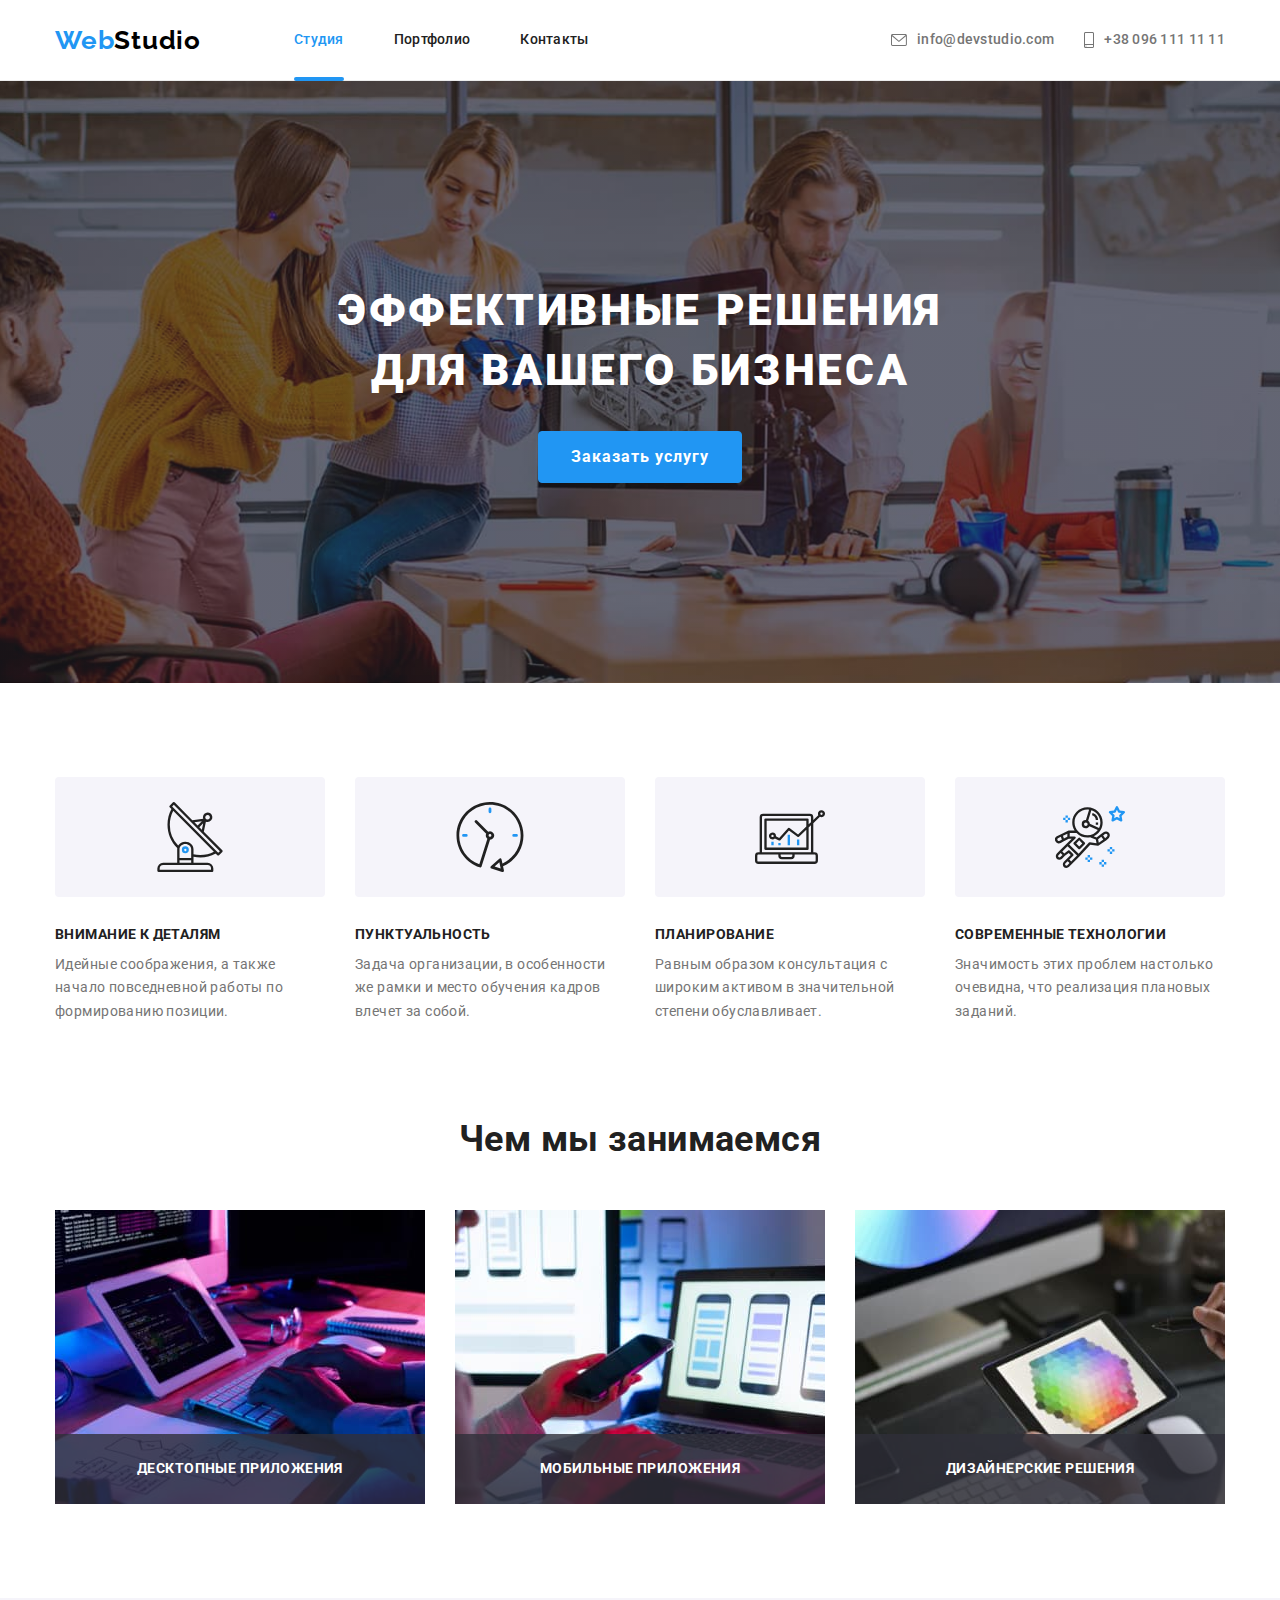
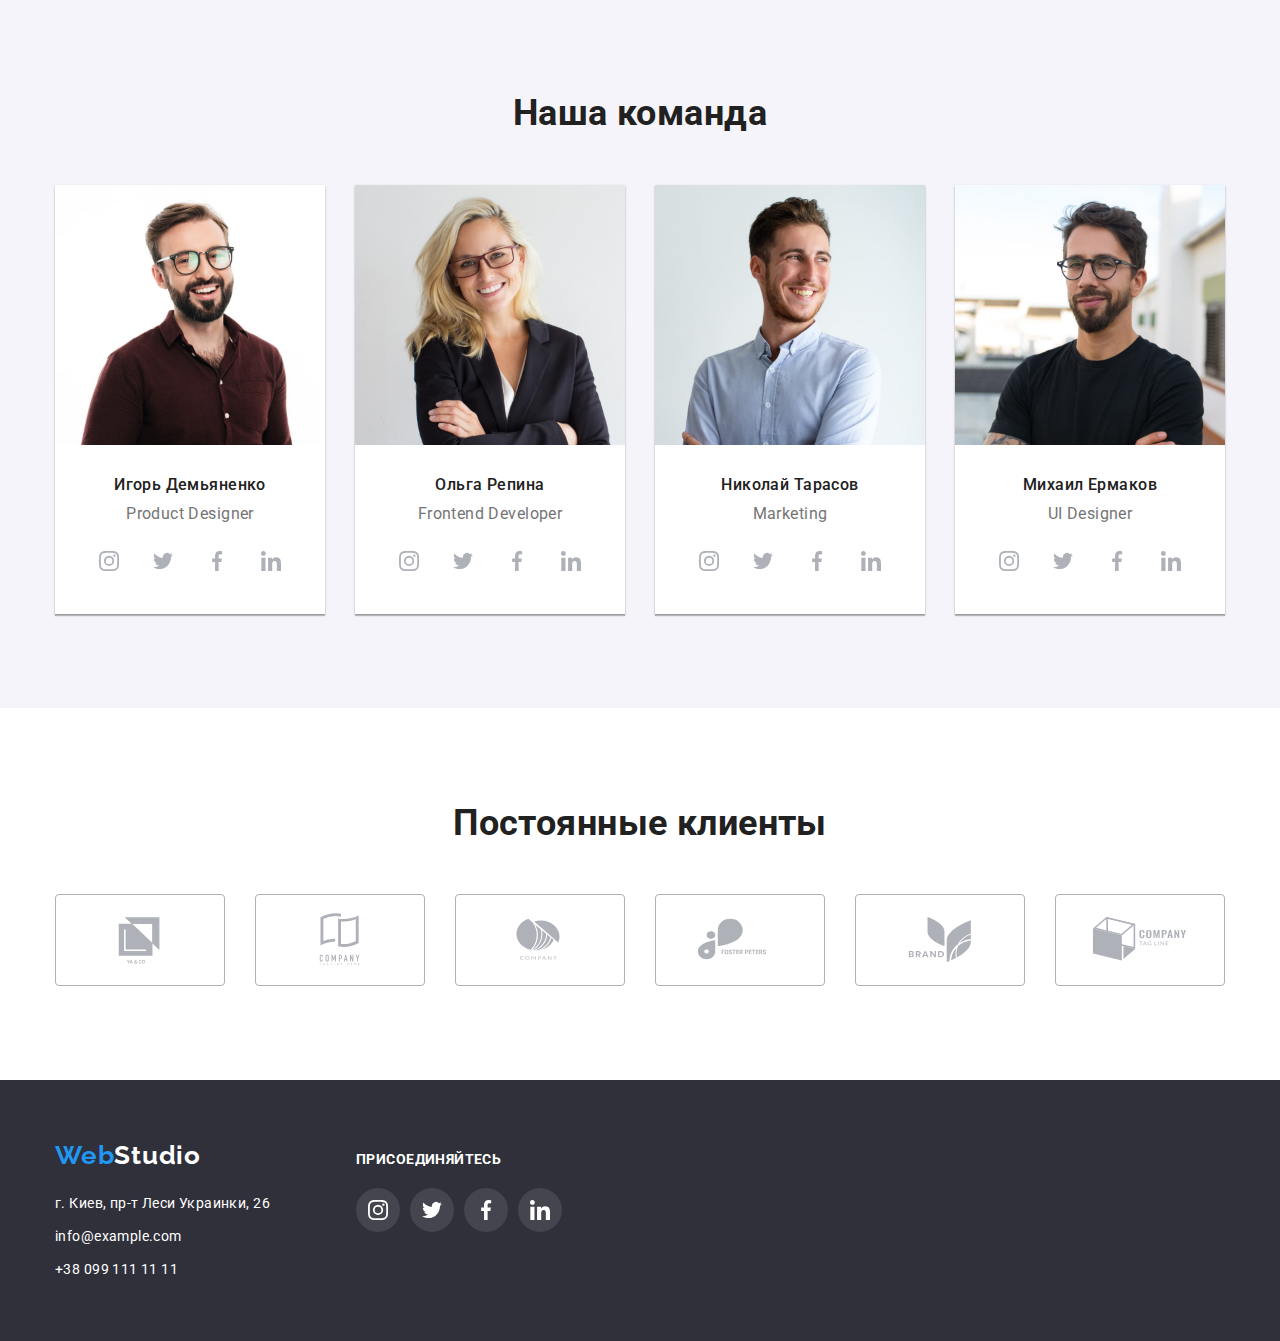
<file: index.html>
<!DOCTYPE html>
<html lang="ru">
<head>
    <meta charset="UTF-8">
    <meta http-equiv="X-UA-Compatible" content="IE=edge">
    <meta name="viewport" content="width=device-width, initial-scale=1.0">
    <title>Document</title>
    <link rel="preconnect" href="https://fonts.googleapis.com">
    <link rel="preconnect" href="https://fonts.gstatic.com" crossorigin>
    <link href="https://fonts.googleapis.com/css2?family=Raleway:wght@700&family=Roboto:wght@400;500;700;900&display=swap" rel="stylesheet">
    
    <link rel="stylesheet" href="https://cdnjs.cloudflare.com/ajax/libs/modern-normalize/1.1.0/modern-normalize.min.css">

    <link rel="stylesheet" href="css/styles.css">
</head>
<body>
   <!--Шапка сайта--> 
   <header class="header">
    <div class="container head-page"> 
        <nav class="nav-page">
            <a href="#" target="_blank" class="logo link">Web<span class="logo-header">Studio</span></a>
            <ul class="site-nav list">
                <li class="item "><a href="./index.html" class="link current">Студия</a> </li>  
                <li class="item"><a href="./portfolio.html" class="link">Портфолио</a></li> 
                <li class="item"><a href="#" class="link">Контакты</a></li> 
            </ul>
        </nav> 
        
        <ul class="auth-nav list">
            <li class="item">
                <a href="mailto:info@devstudio.com" class="contact link">
                    <svg class="icon-envelope" width="16px" height="12px">
                        <use href="./images/symbol-defs.svg#icon-envelope"></use>
                    </svg>
                info@devstudio.com
                </a>
            </li>
            <li class="item">
                <a href="tel:+380961111111" class="contact link">
                    <svg class="icon-smartphone" width="10px" height="16px">
                        <use href="./images/symbol-defs.svg#icon-smartphone"></use>
                    </svg>
                +38 096 111 11 11
                </a>
            </li>
        </ul>
    </div>

   </header>

   <main>
       <!--Герой-->
       <section class="hero overlay">
           <div class="container caption">
                <h1 class="hero-title">Эффективные решения для вашего бизнеса</h1>
                <button type="button" class="button" data-modal-open>Заказать услугу</button>
           </div>
        </section>

       <!--Особенности-->
       <section class="section  features">
            <div class="container">
                <h2 class="section-title visually-hidden">features</h2>
                <ul class="list desc">
                    <li class="features-item ">
                        <div class="thumb">
                            <svg class="icon-antenna" width="70px" height="70px">
                                <use href="./images/symbol-defs.svg#icon-antenna" ></use>
                            </svg>
                        </div>
                        <h3 class="section-subtitle">Внимание к деталям</h3> 
                        <p class="content">Идейные соображения, а также начало повседневной работы по формированию позиции.</p>
                    </li>
                    <li class="features-item">
                        <div class="thumb">
                            <svg class="icon-clock" width="70px" height="70px">
                                <use href="./images/symbol-defs.svg#icon-clock" ></use>
                            </svg>
                        </div>
                        <h3 class="section-subtitle">Пунктуальность</h3> 
                        <p class="content">Задача организации, в особенности же рамки и место обучения кадров влечет за собой.</p>
                    </li>
                    <li class="features-item ">
                        <div class="thumb">
                            <svg class="icon-diagram" width="70px" height="70px">
                                <use href="./images/symbol-defs.svg#icon-diagram" ></use>
                            </svg>
                        </div>
                        <h3 class="section-subtitle ">Планирование</h3> 
                        <p class="content">Равным образом консультация с широким активом в значительной степени обуславливает.</p>
                    </li>
                    <li class="features-item ">
                        <div class="thumb">
                            <svg class="icon-astronaut" width="70px" height="70px">
                                <use href="./images/symbol-defs.svg#icon-astronaut" ></use>
                            </svg>
                        </div>
                        <h3 class="section-subtitle">Современные технологии</h3> 
                        <p class="content">Значимость этих проблем настолько очевидна, что реализация плановых заданий.</p>
                    </li>
                </ul>
            </div>
        </section>

       <!--Чем мы занимаемся-->
       <section class="section">
            <div class="container about">
                <h2 class="section-title">Чем мы занимаемся</h2>
                <ul class="list images">
                    <li class="images-item">
                        <div class="img-thumb">
                            <img src="./images/box1.jpg" alt="notebook" width="370">
                            <div class="img-overlay">
                                <p class="image-description">Десктопные приложения</p>
                            </div>
                        </div>
                    </li>
                    <li class="images-item">
                        <div class="img-thumb">
                            <img src="./images/box2.jpg" alt="phone" width="370">
                            <div class="img-overlay">
                                <p class="image-description">Мобильные приложения</p>
                            </div>
                        </div>
                    </li>   
                    <li class="images-item">
                        <div class="img-thumb">
                            <img src="./images/box3.jpg" alt="tablet" width="370">
                            <div class="img-overlay">
                                <p class="image-description">Дизайнерские решения</p>
                            </div>
                        </div>
                    </li>   
                </ul>
            </div>
       </section>

       <!--Наша команда-->
       <section class="section team">
       <div class="container">
           <h2 class="section-title ">Наша команда</h2>
           <ul class="list team">
               <li class="photo"><img src="./images/img.jpg" alt="фото" width="270">
                    <div class="description">
                        <h3 class="name-of-team">Игорь Демьяненко</h3>
                        <p class="profession">Product Designer</p>
                        <ul class="list soc-links">
                            <li class="icon-link">
                                <a href="#" class="soc-link">
                                    <svg class="icon-item" >
                                        <use href="./images/symbol-defs.svg#icon-instagram"></use>
                                    </svg>
                                </a>
                            </li>
                            <li class="icon-link">
                                <a href="#" class="soc-link">
                                     <svg class="icon-item">
                                        <use href="./images/symbol-defs.svg#icon-twitter"></use>
                                    </svg>
                                </a>
                            </li>
                            <li class="icon-link">
                                <a href="#" class="soc-link">
                                    <svg class="icon-item">
                                        <use href="./images/symbol-defs.svg#icon-facebook"></use>
                                    </svg>
                                </a>
                            </li>
                            <li class="icon-link">
                                <a href="#" class="soc-link">
                                    <svg class="icon-item">
                                        <use href="./images/symbol-defs.svg#icon-linkedin"></use>
                                    </svg>
                                </a>
                            </li>
                        </ul>
                    </div>
               </li>
               <li class="photo"><img src="./images/img1.jpg" alt="фото" width="270">
                    <div class="description">        
                        <h3 class="name-of-team">Ольга Репина</h3>
                        <p class="profession">Frontend Developer</p>
                        <ul class="list soc-links">
                            <li class="icon-link">
                                <a href="#" class="soc-link">
                                    <svg class="icon-item" >
                                        <use href="./images/symbol-defs.svg#icon-instagram"></use>
                                    </svg>
                                </a>
                            </li>
                            <li class="icon-link">
                                <a href="#" class="soc-link">
                                     <svg class="icon-item">
                                        <use href="./images/symbol-defs.svg#icon-twitter"></use>
                                    </svg>
                                </a>
                            </li>
                            <li class="icon-link">
                                <a href="#" class="soc-link">
                                    <svg class="icon-item">
                                        <use href="./images/symbol-defs.svg#icon-facebook"></use>
                                    </svg>
                                </a>
                            </li>
                            <li class="icon-link">
                                <a href="#" class="soc-link">
                                    <svg class="icon-item">
                                        <use href="./images/symbol-defs.svg#icon-linkedin"></use>
                                    </svg>
                                </a>
                            </li>
                        </ul>
                    </div>
               </li>
               <li class="photo"><img src="./images/img2.jpg" alt="фото" width="270">
                    <div class="description">
                        <h3 class="name-of-team">Николай Тарасов</h3>
                        <p class="profession">Marketing</p>
                        <ul class="list soc-links">
                            <li class="icon-link">
                                <a href="#" class="soc-link">
                                    <svg class="icon-item" >
                                        <use href="./images/symbol-defs.svg#icon-instagram"></use>
                                    </svg>
                                </a>
                            </li>
                            <li class="icon-link">
                                <a href="#" class="soc-link">
                                     <svg class="icon-item">
                                        <use href="./images/symbol-defs.svg#icon-twitter"></use>
                                    </svg>
                                </a>
                            </li>
                            <li class="icon-link">
                                <a href="#" class="soc-link">
                                    <svg class="icon-item">
                                        <use href="./images/symbol-defs.svg#icon-facebook"></use>
                                    </svg>
                                </a>
                            </li>
                            <li class="icon-link">
                                <a href="#" class="soc-link">
                                    <svg class="icon-item">
                                        <use href="./images/symbol-defs.svg#icon-linkedin"></use>
                                    </svg>
                                </a>
                            </li>
                        </ul>
                    </div>
               </li>
               <li class="photo"><img src="./images/img3.jpg" alt="фото" width="270">
                    <div class="description">
                        <h3 class="name-of-team">Михаил Ермаков</h3>
                        <p class="profession">UI Designer</p>
                        <ul class="list soc-links">
                            <li class="icon-link">
                                <a href="#" class="soc-link">
                                    <svg class="icon-item" >
                                        <use href="./images/symbol-defs.svg#icon-instagram"></use>
                                    </svg>
                                </a>
                            </li>
                            <li class="icon-link">
                                <a href="#" class="soc-link">
                                     <svg class="icon-item">
                                        <use href="./images/symbol-defs.svg#icon-twitter"></use>
                                    </svg>
                                </a>
                            </li>
                            <li class="icon-link">
                                <a href="#" class="soc-link">
                                    <svg class="icon-item">
                                        <use href="./images/symbol-defs.svg#icon-facebook"></use>
                                    </svg>
                                </a>
                            </li>
                            <li class="icon-link">
                                <a href="#" class="soc-link">
                                    <svg class="icon-item">
                                        <use href="./images/symbol-defs.svg#icon-linkedin"></use>
                                    </svg>
                                </a>
                            </li>
                        </ul>
                    </div>
               </li>
           </ul>
        </div>
       </section>
       <!--постоянные клиенты-->
       <section class="section">
           <div class="container">
               <h2 class="section-title">Постоянные клиенты</h2>
               
                    <ul class="clients list">
                        <li class="client-item">
                            <a href="#" class="client">
                                <svg class="icon">
                                    <use href="./images/symbol-defs.svg#icon-Logo6"></use>
                                </svg>
                            </a>
                        </li>
                        <li class="client-item">
                            <a href="#" class="client">  
                                <svg class="icon">
                                    <use href="./images/symbol-defs.svg#icon-Logo1"></use>
                                </svg>
                            </a>
                        </li>
                        <li class="client-item">
                            <a href="#" class="client">
                                <svg class="icon">
                                    <use href="./images/symbol-defs.svg#icon-Logo2"></use>
                                </svg>
                            </a>
                        </li>
                        <li class="client-item">
                            <a href="#" class="client">
                                <svg class="icon">
                                    <use href="./images/symbol-defs.svg#icon-Logo3"></use>
                                </svg>
                             </a>
                        </li>
                        <li class="client-item">
                            <a href="#" class="client">   
                                <svg class="icon">
                                    <use href="./images/symbol-defs.svg#icon-Logo4"></use>
                                </svg>
                            </a> 
                        </li>
                        <li class="client-item">
                            <a href="#" class="client">
                                <svg class="icon">
                                    <use href="./images/symbol-defs.svg#icon-Logo5"></use>
                                </svg>
                            </a>
                        </li>
                    </ul>  
               
           </div>
       </section>
   </main>
   <!--footer-->
        <footer class="footer "> 
            <div class="container box">
                <div class="box-address">
                        <a href="#" target="_blank" class="logo link">Web<span class="logo-footer">Studio</span></a>
                        <address class="address">г. Киев, пр-т Леси Украинки, 26
                            <a href="mailto:info@example.com" class="contact-footer link">info@example.com</a> 
                            <a href="tel.:+380991111111" class="contact-footer link">+38 099 111 11 11</a>
                    </address>
                    </div>
                <div class="follow">
                    <h2 class="follow-text">присоединяйтесь</h2>
                    <ul class="follow-links list">
                        <li class="follow-link">
                                <a href="#" class="social-link">
                                    <svg class="icon-dark" >
                                        <use href="./images/symbol-defs.svg#icon-instagram"></use>
                                    </svg>
                                </a>
                        </li>
                        <li class="follow-link">
                                <a href="#" class="social-link">
                                    <svg class="icon-dark" >
                                        <use href="./images/symbol-defs.svg#icon-twitter"></use>
                                    </svg>
                                </a>
                        </li>
                        <li class="follow-link">
                                <a href="#" class="social-link">
                                    <svg class="icon-dark" >
                                        <use href="./images/symbol-defs.svg#icon-facebook"></use>
                                    </svg>
                                </a>
                        </li>
                        <li class="follow-link">
                                <a href="#" class="social-link">
                                    <svg class="icon-dark" >
                                        <use href="./images/symbol-defs.svg#icon-linkedin"></use>
                                    </svg>
                                </a>
                        </li>
                    </ul>
                </div>
            </div>
        </footer>
        <div class="backdrop is-hidden"data-modal>
            <div class="modal"  >
                <button type="button" class="button-close" data-modal-close >
                    <svg class="close" >
                        <use href="./images/symbol-defs.svg#icon-Vector-1"></use>
                    </svg>
                </button>
            </div>
        </div>
        <script src="./js/modal.js"></script>
</body>
</html>
</file>
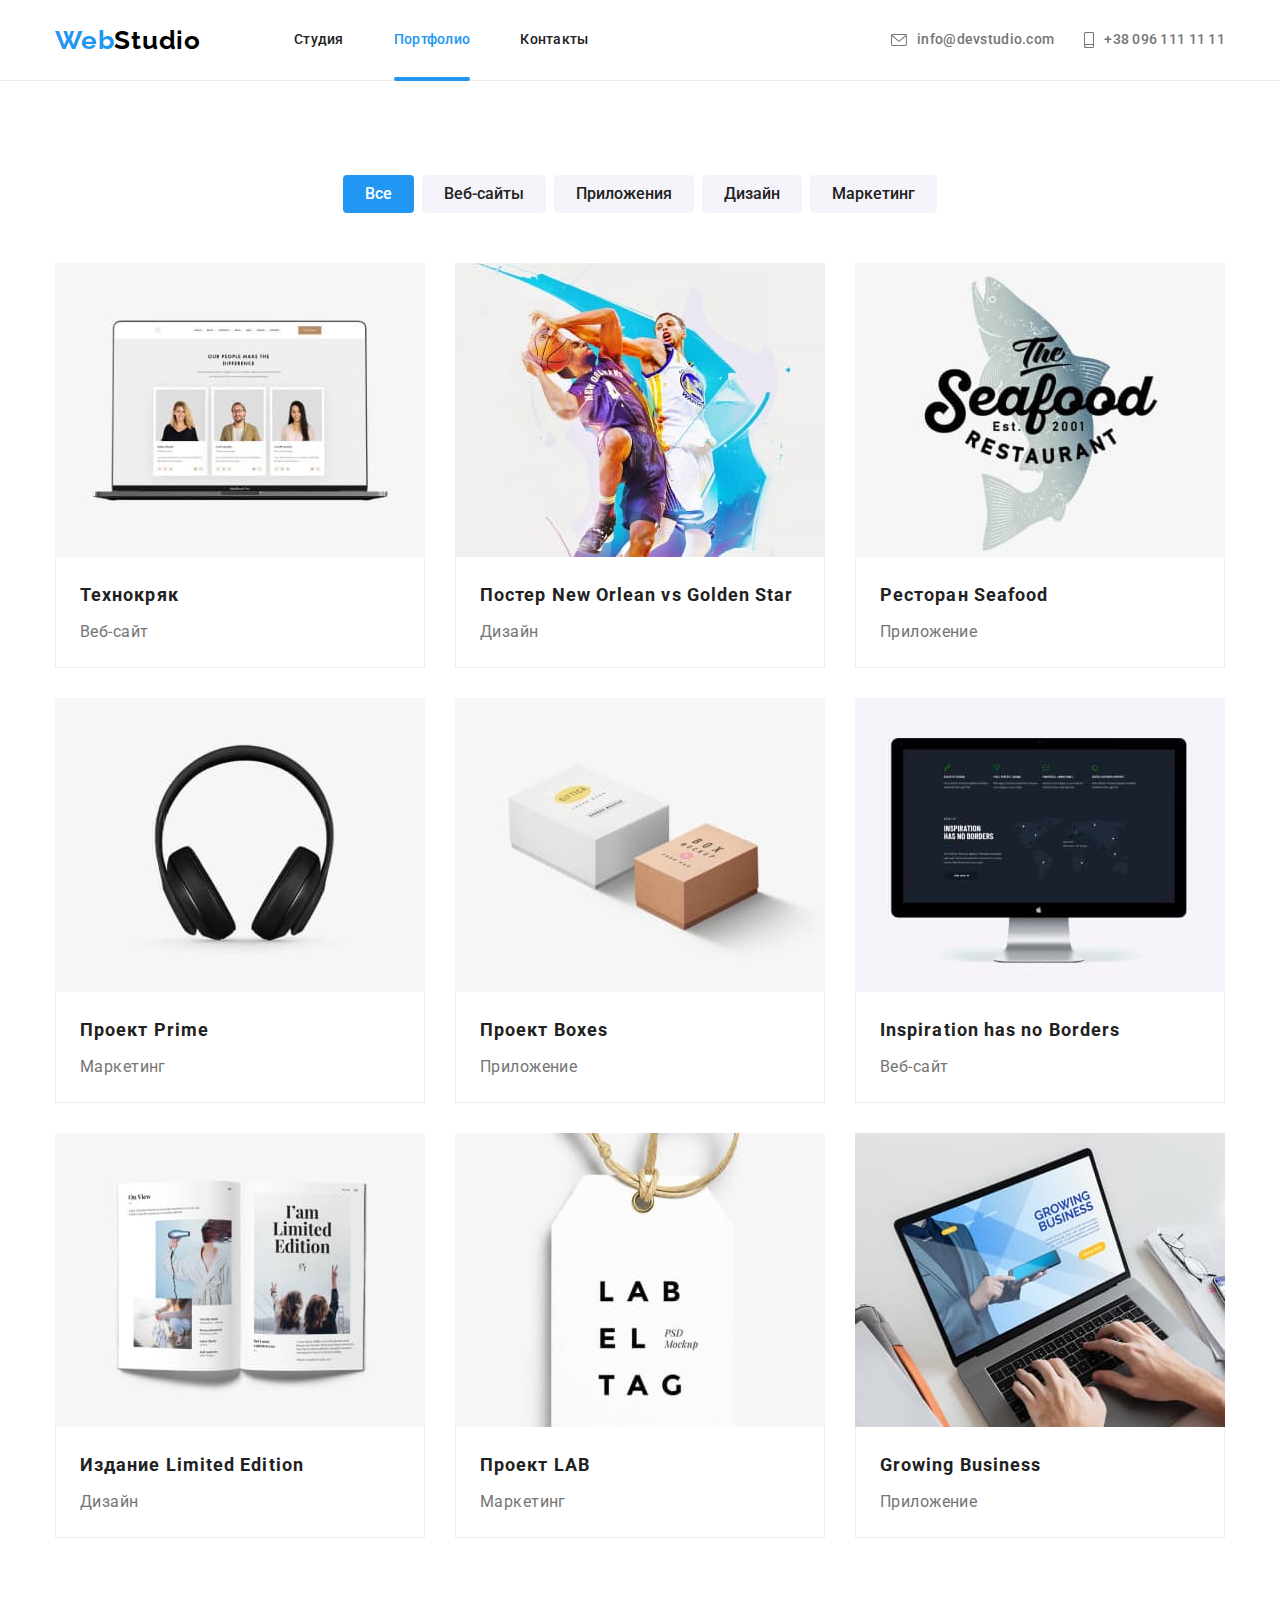
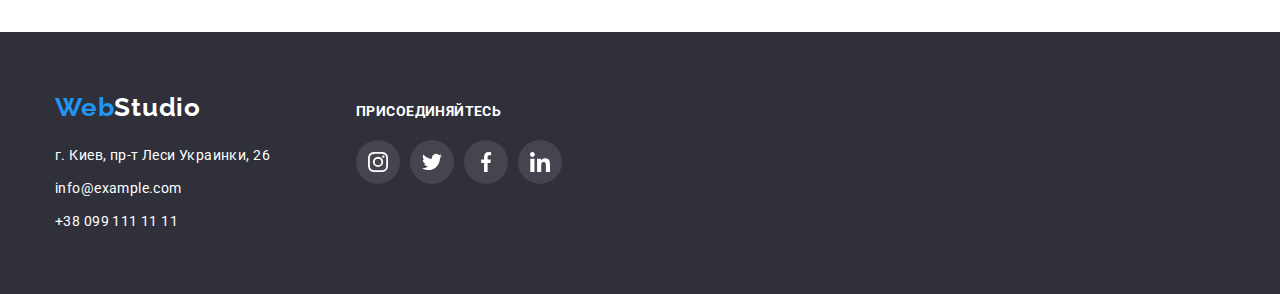
<file: portfolio.html>
<!DOCTYPE html>
<html lang="en">
<head>
    <meta charset="UTF-8">
    <meta http-equiv="X-UA-Compatible" content="IE=edge">
    <meta name="viewport" content="width=device-width, initial-scale=1.0">
    <title>Document</title>
    <link rel="preconnect" href="https://fonts.googleapis.com">
    <link rel="preconnect" href="https://fonts.gstatic.com" crossorigin>
    <link href="https://fonts.googleapis.com/css2?family=Raleway:wght@700&family=Roboto:wght@400;500;700;900&display=swap" rel="stylesheet">
    
    <link rel="stylesheet" href="https://cdnjs.cloudflare.com/ajax/libs/modern-normalize/1.1.0/modern-normalize.min.css">
    
    <link rel="stylesheet" href="css/styles.css">
</head>
<body>
    <!--Шапка сайта--> 
    <header class="header">
        <div class="container head-page"> 
        <nav class="nav-page">
            <a href="#" target="_blank" class="logo link">Web<span class="logo-header">Studio</span></a>
            <ul class="site-nav list">
                <li class="item"><a href="./index.html" class="link ">Студия</a> </li>  
                <li class="item"><a href="./portfolio.html" class="link current">Портфолио</a></li> 
                <li class="item"><a href="#" class="link">Контакты</a></li> 
            </ul>
        </nav> 
        
        <ul class="auth-nav list">
            <li class="item">
                <a href="mailto:info@devstudio.com" class="contact link">
                    <svg class="icon-envelope" width="16px" height="12px">
                        <use href="./images/symbol-defs.svg#icon-envelope"></use>
                    </svg>
                info@devstudio.com
                </a>
            </li>
            <li class="item">
                <a href="tel:+380961111111" class="contact link">
                    <svg class="icon-smartphone" width="10px" height="16px">
                        <use href="./images/symbol-defs.svg#icon-smartphone"></use>
                    </svg>
                +38 096 111 11 11
                </a>
            </li>
        </ul>
        </div>
    
       </header>
    

    <main>
        <section class="section portfolio">
            <div class="container">
                <h1 class="visually-hidden">portfolio</h1>
                <ul class="list btn">
                    <li class="btn-item"><button type="button" class="portfolio-btn primary">Вcе</button></li>
                    <li class="btn-item"><button type="button" class="portfolio-btn">Веб-сайты</button></li>
                    <li class="btn-item"><button type="button" class="portfolio-btn">Приложения</button></li>
                    <li class="btn-item"><button type="button" class="portfolio-btn">Дизайн</button></li>
                    <li class="btn-item"><button type="button" class="portfolio-btn">Маркетинг</button></li>
                </ul>
            <ul class="list cards">
                <li  class="card"> 
                    <a href="#"class="link link-card">
                        <div class="overlay-box">
                            <img src="./images/img6.jpg" alt="picture with cards" width="370">
                            <div class="overlay-card">
                                <p class="overlay-text ">Технокряк это современная площадка распространения коронавируса. Компании используют эту платформу для цифрового шпионажа и атак на защищённые сервера конкурентов.</p>
                            </div>
                        </div>
                       
                        <div class="portfolio-description">
                            <h2 class="title">Технокряк</h2>
                            <p class="text">Веб-сайт</p>
                        </div>
                    </a>
                </li>
                <li  class="card"> 
                    <a href="#"class="link link-card">
                        <div class="overlay-box">
                            <img src="./images/img7.jpg" alt="poster with basketballers" width="370">
                            <div class="overlay-card">
                                <p class="overlay-text ">Технокряк это современная площадка распространения коронавируса. Компании используют эту платформу для цифрового шпионажа и атак на защищённые сервера конкурентов.</p>
                            </div>
                        </div>
                        <div class="portfolio-description">
                            <h2 class="title">Постер New Orlean vs Golden Star</h2> 
                            <p class="text">Дизайн</p>
                        </div>
                    </a>
                </li>
                <li  class="card"> 
                    <a href="#"class="link link-card">
                        <div class="overlay-box">
                            <img src="./images/img8.jpg" alt="fish" width="370">
                            <div class="overlay-card">
                                <p class="overlay-text ">Технокряк это современная площадка распространения коронавируса. Компании используют эту платформу для цифрового шпионажа и атак на защищённые сервера конкурентов.</p>
                            </div>
                        </div>
                        
                        <div class="portfolio-description">
                            <h2 class="title">Ресторан Seafood</h2>
                            <p class="text">Приложение</p>
                        </div>
                    </a>
                </li>
                <li  class="card"> 
                    <a href="#"class="link link-card">
                        <div class="overlay-box">
                            <img src="./images/img9.jpg" alt="earphone" width="370">
                            <div class="overlay-card">
                                <p class="overlay-text ">Технокряк это современная площадка распространения коронавируса. Компании используют эту платформу для цифрового шпионажа и атак на защищённые сервера конкурентов.</p>
                            </div>
                        </div>
                       
                        <div class="portfolio-description">
                            <h2 class="title">Проект Prime</h2>
                            <p class="text">Маркетинг</p>
                        </div>
                    </a>
                </li>
                <li  class="card"> 
                    <a href="#"class="link link-card">
                        <div class="overlay-box">
                            <img src="./images/img10.jpg" alt="boxes" width="370">
                            <div class="overlay-card">
                                <p class="overlay-text ">Технокряк это современная площадка распространения коронавируса. Компании используют эту платформу для цифрового шпионажа и атак на защищённые сервера конкурентов.</p>
                            </div>
                        </div>
                        
                        <div class="portfolio-description">
                            <h2 class="title">Проект Boxes</h2>
                            <p class="text">Приложение</p>
                        </div>
                    </a>
                </li>
                <li  class="card"> 
                    <a href="#"class="link link-card">
                        <div class="overlay-box">
                            <img src="./images/img11.jpg" alt="macbook" width="370">
                            <div class="overlay-card">
                                <p class="overlay-text ">Технокряк это современная площадка распространения коронавируса. Компании используют эту платформу для цифрового шпионажа и атак на защищённые сервера конкурентов.</p>
                            </div>
                        </div>
                        
                        <div class="portfolio-description">
                            <h2 class="title">Inspiration has no Borders</h2>
                            <p class="text">Веб-сайт</p>
                        </div>
                    </a>
                </li>
                <li class="card" > 
                    <a href="#"class="link link-card">
                        <div class="overlay-box">
                            <img src="./images/img12.jpg" alt="magazine" width="370">
                            <div class="overlay-card">
                                <p class="overlay-text ">Технокряк это современная площадка распространения коронавируса. Компании используют эту платформу для цифрового шпионажа и атак на защищённые сервера конкурентов.</p>
                            </div>
                        </div>
                        
                        <div class="portfolio-description">
                            <h2 class="title">Издание Limited Edition</h2>
                            <p class="text">Дизайн</p>
                        </div>
                    </a>
                </li>
                <li  class="card"> 
                    <a href="#"class="link link-card">
                        <div class="overlay-box">
                            <img src="./images/img13.jpg" alt="" width="370">
                            <div class="overlay-card">
                                <p class="overlay-text ">Технокряк это современная площадка распространения коронавируса. Компании используют эту платформу для цифрового шпионажа и атак на защищённые сервера конкурентов.</p>
                            </div>
                        </div>
                        
                        <div class="portfolio-description">
                            <h2 class="title">Проект LAB</h2>
                            <p class="text">Маркетинг</p>
                        </div>
                    </a>
                </li>
                <li class="card" > 
                    <a href="#"class="link link-card">
                        <div class="overlay-box">
                            <img src="./images/img14.jpg" alt="notebook" width="370">
                            <div class="overlay-card">
                                <p class="overlay-text ">Технокряк это современная площадка распространения коронавируса. Компании используют эту платформу для цифрового шпионажа и атак на защищённые сервера конкурентов.</p>
                            </div>
                        </div>
                        
                        <div class="portfolio-description">
                            <h2 class="title">Growing Business</h2>
                            <p class="text">Приложение</p>
                        </div>
                    </a>
                </li>
            </ul>
        </div>
        </section>
    </main>
      <!--footer-->
   <footer class="footer "> 
    <div class="container box">
        <div class="box-address">
             <a href="#" target="_blank" class="logo link">Web<span class="logo-footer">Studio</span></a>
             <address class="address">г. Киев, пр-т Леси Украинки, 26
                 <a href="mailto:info@example.com" class="contact-footer link">info@example.com</a> 
                 <a href="tel.:+380991111111" class="contact-footer link">+38 099 111 11 11</a>
         </address>
         </div>
    <div class="follow">
        <h2 class="follow-text">присоединяйтесь</h2>
        <ul class="follow-links list">
            <li class="follow-link">
                 <a href="#" class="social-link">
                     <svg class="icon-dark" >
                         <use href="./images/symbol-defs.svg#icon-instagram"></use>
                     </svg>
                 </a>
            </li>
            <li class="follow-link">
                 <a href="#" class="social-link">
                     <svg class="icon-dark" >
                         <use href="./images/symbol-defs.svg#icon-twitter"></use>
                     </svg>
                 </a>
            </li>
            <li class="follow-link">
                 <a href="#" class="social-link">
                     <svg class="icon-dark" >
                         <use href="./images/symbol-defs.svg#icon-facebook"></use>
                     </svg>
                 </a>
            </li>
            <li class="follow-link">
                 <a href="#" class="social-link">
                     <svg class="icon-dark" >
                         <use href="./images/symbol-defs.svg#icon-linkedin"></use>
                     </svg>
                 </a>
            </li>
        </ul>
    </div>
 </div>
</footer>
</body>
</html>
</file>
<file: css/styles.css>
/* primary-text-color #757575 */
/* secondary-text-color #212121*/
/* accent-color       #2196F3 */
/* white-color #FFFFFF */
/* footer-hero-background-color #2F303A */
/*  primary-background-color   #FFFFFF*/
/*  secondary-background-color  #F5F4FA*/
/* contacts-color rgba(255, 255, 255, 0,6) */
:root {
    --primary-text-color: #757575;
    --secondary-text-color: #212121;
    --accent-color: #2196F3;
    --white-color: #FFFFFF;
    --black-color: #000000;
    --footer-hero-background-color: #2F303A;
    --primary-background-color: #FFFFFF;
    --secondary-background-color: #F5F4FA;
    --contacts-color: rgba(255, 255, 255, 0,6);
}

body{
    background-color: var(--white-color) ;
    color: var(--primary-text-color);
    font-family: 'Roboto', sans-serif;
    font-weight: 400;
    font-size: 14px;
    line-height: 1.71;
    letter-spacing: 0.03em;
}

.list{
    list-style: none;
    padding: 0;
    margin: 0;
}



/* site-nav */
.header{ 
    border-bottom: 1px solid rgba(236, 236, 236, 1);
}

.head-page{
    display: flex;
    align-items: center;
}

.site-nav{
    display: flex;
    margin-left: 93px; 
}



.site-nav .item + .item{
    margin-left: 50px;
   
}

.site-nav .link{
    display: block;
    padding-top: 32px;
    padding-bottom: 32px;

    color: var(--secondary-text-color);
    font-weight: 500;
    line-height: 1.14;
    letter-spacing: 0.02em;
    transition: color 250ms cubic-bezier(0.4, 0, 0.2, 1);
}

.site-nav .link:hover,
.site-nav .link:focus{
    color: var(--accent-color);
}
.site-nav .link.current{
    position: relative;

    color: var(--accent-color) ;
}

.link.current::after{
    position: absolute;
    content: "";
    bottom: -1px;
    display: block;
    width: 100%;
    height: 4px;
    border-radius: 2px;
    
    background-color: var(--accent-color);
    
}

/* nav-page */

.nav-page{
    display: flex;
    align-items: center;

} 

.container {
    width: 1200px;
    margin-right: auto;
    margin-left: auto;
    padding-right: 15px;
    padding-left: 15px;
}

/* auth-nav */

.auth-nav .contact{
  display: flex;
  align-items: center;
  padding-top: 32px;
  padding-bottom: 32px; 

  color: var(--primary-text-color); 
  font-weight: 500;
  line-height: 1.14;
  letter-spacing: 0.02em;

  transition: color 250ms cubic-bezier(0.4, 0, 0.2, 1);
  
}

.auth-nav .contact:hover,
.auth-nav .contact:focus {
    color: var(--accent-color) ;
}


.auth-nav{
    display: flex;
    margin-left: auto; 
    align-items: center;
}

.auth-nav .item + .item{
    margin-left: 30px;
}
.icon-envelope{
    margin-right: 10px;
    fill: var(--primary-text-color) ;
    transition: fill 250ms cubic-bezier(0.4, 0, 0.2, 1);
}
.contact:hover .icon-envelope,
.contact:focus .icon-envelope{
    fill: var(--accent-color) ;
}
.icon-smartphone{
    margin-right: 10px;
    fill: var(--primary-text-color) ;
    transition: fill 250ms cubic-bezier(0.4, 0, 0.2, 1);
}
.contact:hover .icon-smartphone,
.contact:focus .icon-smartphone{
    fill: var(--accent-color);
}

/* logo */

.logo{
    color: var( --accent-color);
    font-family: 'Raleway', sans-serif;
    font-weight: 700;
    font-size: 26px;
    line-height: 1.19;
    letter-spacing: 0.03em;
}

.logo-header{
    color: var(--black-color);
}
/* Overlay */

.overlay{
    max-width: 1600px;
    margin-left: auto;
    margin-right: auto;
    
    background-image: linear-gradient( 
        rgba(47, 48, 58, 0.4),
        rgba(47, 48, 58, 0.4)),
        url(../images/Imgbcg.jpg) ;
    background-size: cover;
    background-position: center;

}
/* Hero  */

.hero{
    padding: 200px 0;
    background-color: var(--footer-hero-background-color);
    color: var( --white-color);
}

.hero-title{
    margin: 0 auto;
    max-width: 696px;

    font-weight: 900;
    font-size: 44px;
    line-height: 1.36;
    letter-spacing: 0.06em;
    
    text-transform: uppercase;
    
}
/* button */

.button{
    margin-top: 30px;
    padding: 10px 32px;
    border: 1px solid  rgba(33, 150, 243, 1);
    border-radius: 4px
    ;

    background-color: var(--accent-color);
    color: var(--white-color);
    font-weight: 700;
    font-size: 16px;
    line-height: 1.87;
    letter-spacing: 0.06em;
    text-align: center;
    cursor: pointer;

    transition: background-color 250ms cubic-bezier(0.4, 0, 0.2, 1);
}  

.button:hover,
.button:focus{
    background-color: #188CE8;
}
 
 .container.caption{
    text-align: center;
    margin: auto;
}

/* sections */

.section{
    background-color: var(--white-color);
    padding-top: 94px ;
    padding-bottom: 94px;
}

.section-title{
    margin-top: 0;
    margin-bottom: 50px;

    color: var(--secondary-text-color);
    font-weight: 700;
    font-size: 36px;
    line-height: 1.17;
    text-align: center;
}

.section-subtitle{
    margin-top: 0;
    margin-bottom: 0;

    color: var(--secondary-text-color);
    font-weight: 700;
    font-size: 14px;
    line-height: 1.14;
    text-transform: uppercase;
}

.content{
    line-height: 1.71;
    margin-top: 10px;
    margin-bottom: 0;
}

.section.features{
    padding-bottom: 0;
}

.list.desc{
    display: flex;
    
}

.features-item{
    width: 270px; 
    
}

.features-item + .features-item{
    margin-left: 30px;
    
}
.thumb{
    justify-content: center;
    align-items: center;
    display: flex;

    background-color: rgba(245, 244, 250, 1);
    margin-bottom: 30px;
    height: 120px;
    border-radius: 4px;
    }


.visually-hidden {
    position: absolute;
    width: 1px;
    height: 1px;
    margin: -1px;
    border: 0;
    padding: 0;
    
    white-space: nowrap;
    clip-path: inset(100%);
    clip: rect(0 0 0 0);
    overflow: hidden;
  }


 /* 2 section */


.list.images{
    display: flex; 
}


.img-thumb{
    position: relative;
    width: 370px;
   
}

.img-overlay{
    position: absolute;
    width: 100%;
    height: 70px;
    left: 0;
    bottom: 0;

    display: flex;
    justify-content: center;
    align-items: center;

    background-color: rgba(47, 48, 58, 0.8);

}

.image-description{
        position: absolute;
        
        margin-top: 0;
        margin-bottom: 0;
    
        font-weight: 700;
        font-size: 14px;
        line-height: 1.14;
        letter-spacing: 0.03em;
        text-transform: uppercase;
        color: var(--white-color);
}

img{
    display: block;
}

.images-item + .images-item{
    margin-left: 30px;
}


/* team section */

.team{
    background-color: var(--secondary-background-color);
}

.name-of-team{
    margin-bottom: 10px;
    margin-top: 0;
    color: var(--secondary-text-color);
    font-weight: 500;
    font-size: 16px;
    line-height: 1.19;
    text-align: center;
}

.profession{
    margin-top: 10px;
    margin-bottom: 0;
    font-size: 16px;
    line-height: 1.19;
    text-align: center;
}

.list.team{
    display: flex;
}

.photo{
 width: 270px;

 border-radius: left 4px;
 border-radius: right 4px;
 box-shadow:  0px 2px 1px rgba(0, 0, 0, 0.2), 
  0px 1px 1px rgba(0, 0, 0, 0.14), 
  0px 1px 3px rgba(0, 0, 0, 0.12);
 
}

.photo + .photo{
    margin-left: 30px;
}

.description{
    border: 1px solid  rgba(255, 255, 255, 1);
    border-top: none;
    background-color: var(--primary-background-color) ;
    padding-top: 30px;
    padding-bottom: 30px;
}
 
.soc-links{
    display: flex;
    justify-content: center;
    align-items: center; 
    margin-top: 16px;  
    
}
.soc-link{
    display: flex;
    justify-content: center;
    align-items: center;
    
    width: 44px;
    height: 44px;
    border-radius: 50%;
    fill: #AFB1B8;

    transition: fill 250ms cubic-bezier(0.4, 0, 0.2, 1), 
    background-color 250ms cubic-bezier(0.4, 0, 0.2, 1)  ;
}
.soc-link:hover,
.soc-link:focus{
    fill: var( --white-color) ;
    background-color: var(--accent-color);
}
.icon-item{
    width: 20px;
    height: 20px;
    background-size: contain;
}
.icon-link + .icon-link{
    margin-left: 10px;
}
/* Clients */

.client-item + .client-item{
    margin-left: 30px;
}
.client{
    display: flex;
    justify-content: center;
    align-items: center;

    height: 92px;
    width: 170px;
    border: 1px solid #AFB1B8;
    border-radius: 4px;
    
    transition: border 250ms cubic-bezier(0.4, 0, 0.2, 1);
   
}
.client:hover,
.client:focus {
    border: 1px solid  var(--accent-color); 
}
.client:hover .icon,
.client:focus .icon{
    fill: var(--accent-color) ;
}
.clients{
    display: flex;
}
.icon{
    width: 106px;
    height: 60px;

    fill: #AFB1B8;

    transition:  fill 250ms cubic-bezier(0.4, 0, 0.2, 1) ;
}


/* footer */

.footer{
    padding-bottom: 60px;
    padding-top: 60px;

    background-color: var(--footer-hero-background-color);
}

.logo-footer{
    color: var(--white-color) ;
}

.address{
    margin-top: 20px;
   
    color: var(--white-color); 
    font-style: normal;
}

.contact-footer{
    display: block;
    margin-top: 9px;

    color: var(--contacts-color);
}

.contact-footer:hover,
.contact-footer:focus{
    color: var(--white-color);
}

.box-address{
    width: 231px;
}

.follow{
    margin-left: 70px;   
}

.follow-text{
    font-weight: 700;
    font-size: 14px;
    line-height: 1.14;
    letter-spacing: 00.03em;
    margin-top: 0;
    margin-bottom: 20px;
    
    text-transform: uppercase;
    color: var(--white-color);
}
.follow-links{
    display: flex;

}
.follow-link + .follow-link{
    margin-left: 10px;
}
.social-link{
    display: block;
    padding: 12px;
    width: 44px;
    height: 44px;

    border-radius: 50%;
    background-color:rgba(255, 255, 255, 0.1) ;

    transition: background-color 250ms cubic-bezier(0.4, 0, 0.2, 1)  ;
}
.social-link:hover,
.social-link:focus{
    background-color: var(--accent-color) ;
}
.icon-dark{
    fill: var(--white-color);
    width: 20px;
    height: 20px;
    background-size: contain;
}
.container.box{
    display: flex;
    align-items: baseline;
    
}
/* portfolio */

.portfolio{
    background-color: var(--white-color);
}

.list.btn{
    display: flex;
    justify-content: center;
    margin-bottom: 50px;
}

.list.cards{
    display: flex;
    flex-wrap: wrap;
}

.card{
    width: 370px;
    margin-right: 30px;  
    margin-bottom: 30px; 
}
.link-card{
    display: block;
    transition: box-shadow 250ms cubic-bezier(0.4, 0, 0.2, 1);
}
.card:nth-child(3n){
    margin-right: 0;
}

.card:nth-last-child(-n+3){
    margin-bottom: 0;
}
.link-card:hover ,
.link-card:focus {
   box-shadow:   1px 4px 6px rgba(0, 0, 0, 0.16),
    0px 4px 4px rgba(0, 0, 0, 0.06),
    0px 1px 1px rgba(0, 0, 0, 0.12);
}


.portfolio-description{
    padding-top: 20px ;
    padding-bottom: 20px;
    padding-left: 24px;
    padding-right: 24px;  
    
    border: 1px solid rgba(238, 238, 238, 1);
    border-top: none;

}

.portfolio .title{
    margin-top: 0;
    margin-bottom: 4px;

    color: var(--secondary-text-color);
    font-weight: 700;
    font-size: 18px;
    line-height: 2;
    letter-spacing: 00.06em;
}

.portfolio .text{
    margin-top: 0;
    margin-bottom: 0;

    color: var(--primary-text-color);
    font-size: 16px;
    line-height: 1.88;
}
 
.overlay-box{
    position: relative;
    overflow: hidden;
    
    
}

.link.link-card:hover .overlay-card,
.link.link-card:focus .overlay-card{
   

    transform: translateY(0);
}

.overlay-card{
    position: absolute;
    top: 0;
    left: 0;
    width: 100%;
    height: 100%;
    
    background-color: rgba(33, 150, 243, 0.9);

    transform: translateY(101%);
    transition: transform 250ms cubic-bezier(0.4, 0, 0.2, 1);
}

.overlay-text{
    position: absolute;
    width: 322px;
    height: 168px;
    left:50%;
    top: 50%;
    transform: translate(-50%, -50%);

    margin: 0 ;

    font-size: 18px;
    line-height: 1.55;
    letter-spacing: 0.03em;
    color: var(--white-color);
    
}
/* portfolio button */

.portfolio-btn.primary{
    background-color: var(--accent-color);
    color: var(--white-color) ;
}

.portfolio-btn{
    padding: 6px 22px;
    border: none;
    border-radius: 4px;

    background-color: var(--secondary-background-color);
    color: var(--secondary-text-color);
    font-weight: 500;
    font-size: 16px;
    line-height: 1.62;
    text-align: center;

    cursor: pointer;

    transition: color 250ms cubic-bezier(0.4, 0, 0.2, 1),
    background-color 250ms cubic-bezier(0.4, 0, 0.2, 1), 
    box-shadow 250ms cubic-bezier(0.4, 0, 0.2, 1);
}

.portfolio-btn:focus,
.portfolio-btn:hover{
    background-color: var(--accent-color);
    color: var(--white-color) ;
    box-shadow:  0px 2px 2px rgba(0, 0, 0, 0.12),
     0px 1px 2px rgba(0, 0, 0, 0.08),
     0px 3px 1px rgba(0, 0, 0, 0.1);
}

.btn-item + .btn-item{
    margin-left: 8px;
}

/* link */

.link{
    text-decoration: none;
    
}
/* modal window */
.backdrop{
    position: fixed;
    top: 0;
    left: 0;
    width: 100%;
    height: 100%;
    background-color: rgba(0, 0, 0, 0.2);

    opacity: 1 ;
    transition: opacity 2500ms cubic-bezier(0.4, 0, 0.2, 1);
}

.backdrop.is-hidden{
    opacity: 0;
    pointer-events: none;
    visibility: inherit;
}

.backdrop.is-hidden .modal{
    transform: translate(-50%, -50%) scale(1.3) ;
   
}
.modal{
    position: absolute;
    top: 50%;
    left: 50%;
    width: 528px;
    height: 580px;

    transform: translate(-50%, -50%) scale(0.8);
    transition: transform 2500ms cubic-bezier(0.4, 0, 0.2, 1);

    background-color: var(--white-color);
    box-shadow: 0px 2px 1px rgba(0, 0, 0, 0.2),
    0px 1px 1px rgba(0, 0, 0, 0.14),
    0px 1px 3px rgba(0, 0, 0, 0.12);
    border-radius: 4px;
}

.close{
    width: 11px;
    height: 11px;
}

.button-close{
    position: absolute;
    top: 8px;
    right: 8px;
    width: 30px;
    height: 30px;

    border: 1px solid rgba(0, 0, 0, 0.1);
    border-radius: 50%;

    background-color: var(--white-color);

}

.button-close:hover{
    fill: var(--accent-color);
}
</file>
